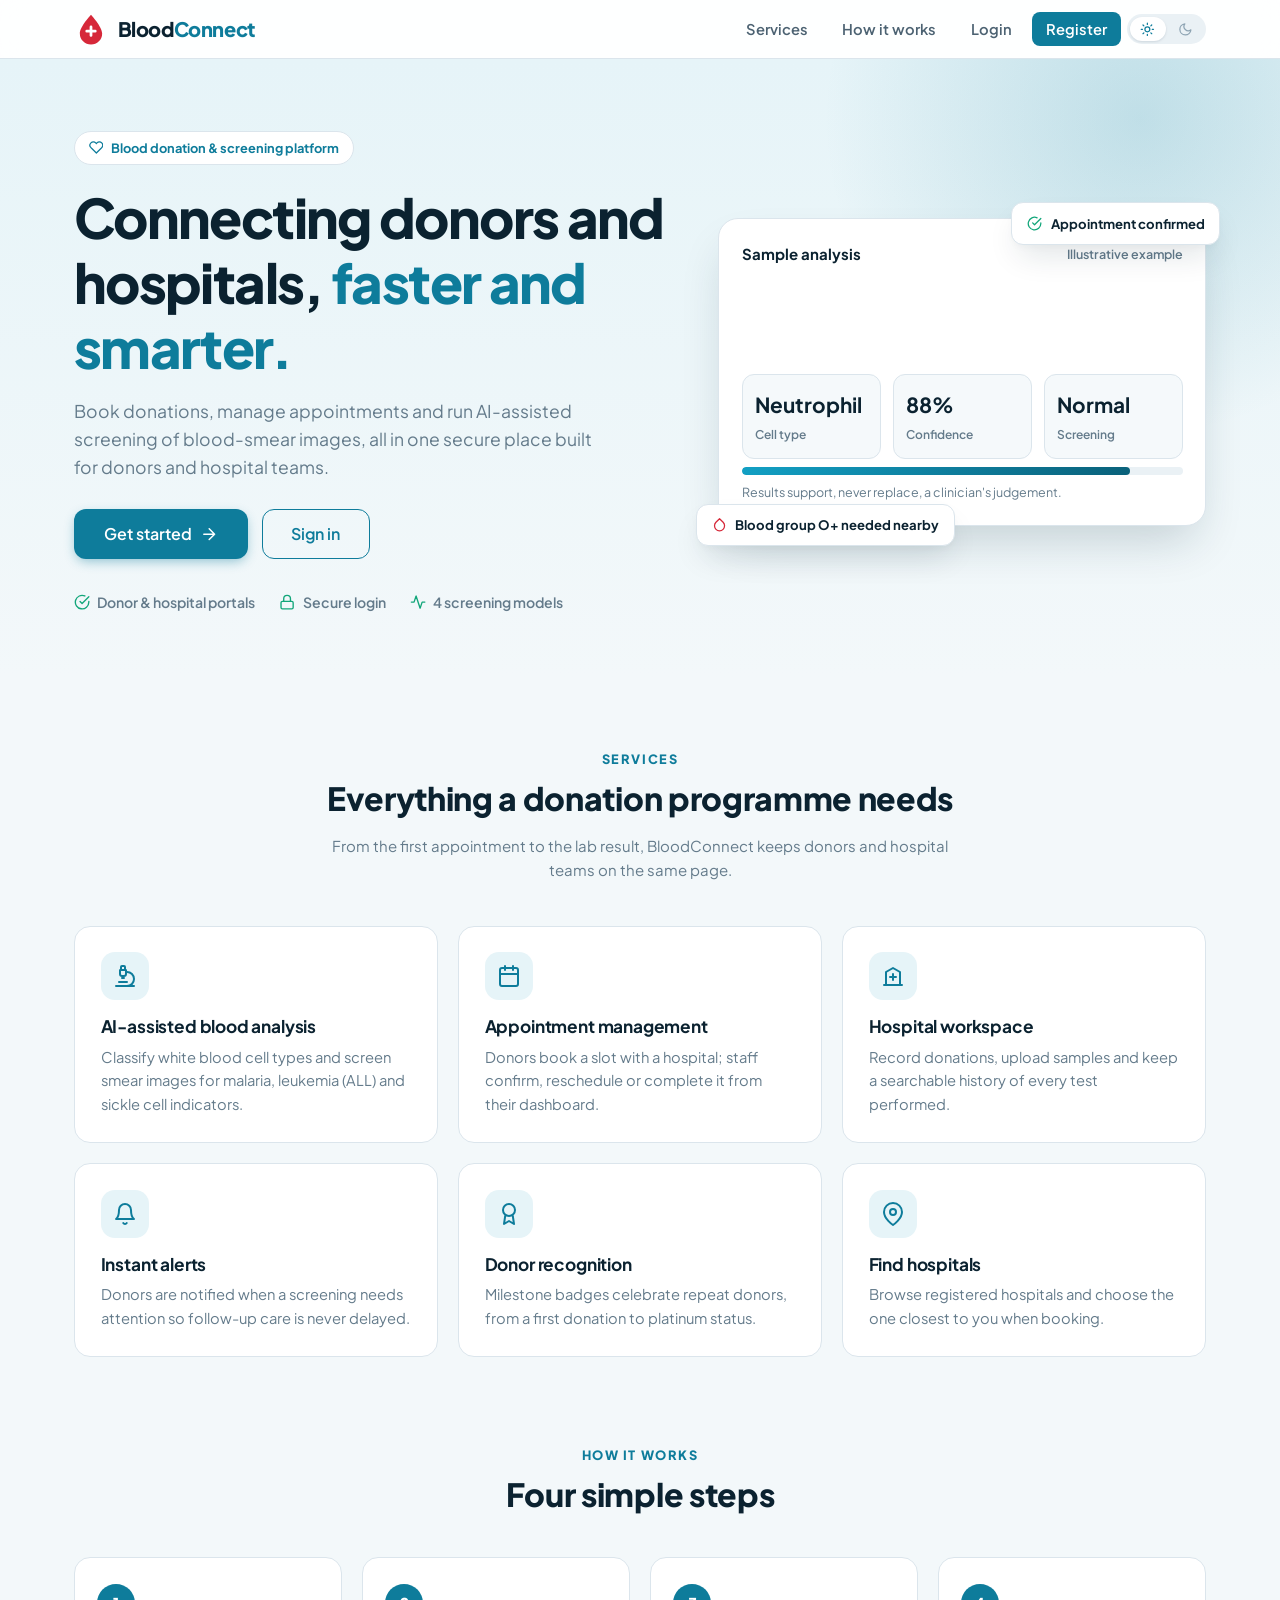
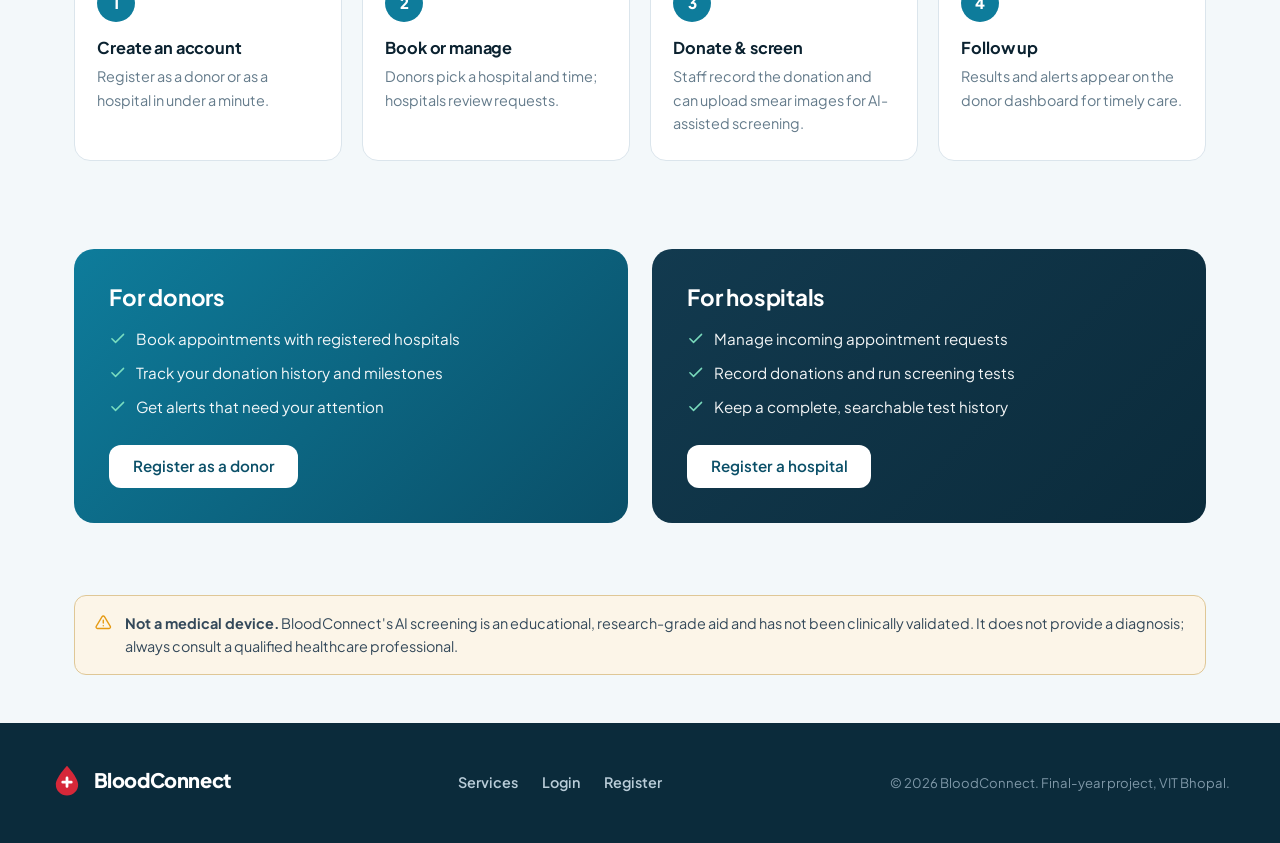
<file: frontend/index.html>
<!DOCTYPE html>
<html lang="en">
<head>
    <meta charset="UTF-8">
    <meta name="viewport" content="width=device-width, initial-scale=1.0">
    <title>BloodConnect | Blood donation and AI-assisted screening</title>
    <meta name="description" content="BloodConnect connects blood donors with hospitals and offers AI-assisted screening of blood-smear images.">
    <link rel="icon" href="data:image/svg+xml,%3Csvg xmlns='http://www.w3.org/2000/svg' viewBox='0 0 32 32'%3E%3Cpath d='M16 2.5S5.5 13.8 5.5 20.2a10.5 10.5 0 0 0 21 0C26.5 13.8 16 2.5 16 2.5z' fill='%23d62839'/%3E%3Cpath d='M16 14v8M12 18h8' stroke='%23fff' stroke-width='2.6' stroke-linecap='round'/%3E%3C/svg%3E">
    <link rel="stylesheet" href="css/style.css">
</head>
<body>
    <nav class="navbar">
        <div class="navbar-container">
            <a href="index.html" class="logo">
                <span class="logo-icon"><svg viewBox="0 0 32 32" aria-hidden="true"><path d="M16 2.5S5.5 13.8 5.5 20.2a10.5 10.5 0 0 0 21 0C26.5 13.8 16 2.5 16 2.5z" fill="#d62839"/><path d="M16 14v8M12 18h8" stroke="#fff" stroke-width="2.6" stroke-linecap="round"/></svg></span>
                <span class="logo-text">Blood<b>Connect</b></span>
            </a>
            <ul class="nav-links">
                <li><a href="#services">Services</a></li>
                <li><a href="#how">How it works</a></li>
                <li><a href="login.html">Login</a></li>
                <li><a href="register.html" class="nav-cta">Register</a></li>
                <li>
                    <div class="theme-toggle" id="themeToggle" title="Toggle theme">
                        <span class="theme-toggle-icon" data-theme="light"><i data-icon="sun"></i></span>
                        <span class="theme-toggle-icon" data-theme="dark"><i data-icon="moon"></i></span>
                    </div>
                </li>
            </ul>
        </div>
    </nav>

    <header class="lp-hero">
        <div class="lp-hero-inner">
            <div>
                <span class="lp-eyebrow"><i data-icon="heart"></i> Blood donation &amp; screening platform</span>
                <h1>Connecting donors and hospitals, <em>faster and smarter.</em></h1>
                <p class="lead">Book donations, manage appointments and run AI-assisted screening of blood-smear images, all in one secure place built for donors and hospital teams.</p>
                <div class="lp-cta">
                    <a href="register.html" class="btn btn-primary btn-lg">Get started <i data-icon="arrow-right"></i></a>
                    <a href="login.html" class="btn btn-outline btn-lg">Sign in</a>
                </div>
                <div class="lp-trust">
                    <span><i data-icon="check-circle"></i> Donor &amp; hospital portals</span>
                    <span><i data-icon="lock"></i> Secure login</span>
                    <span><i data-icon="activity"></i> 4 screening models</span>
                </div>
            </div>
            <div class="lp-visual">
                <div class="lp-chip c2"><i data-icon="check-circle"></i> Appointment confirmed</div>
                <div class="lp-panel">
                    <div class="lp-panel-head"><span>Sample analysis</span><small>Illustrative example</small></div>
                    <svg class="lp-ecg" viewBox="0 0 400 70" fill="none" stroke="currentColor" stroke-width="2.5" stroke-linecap="round" stroke-linejoin="round" aria-hidden="true"><path d="M0 40h70l12-24 16 48 14-40 10 16h60l12-26 16 52 14-42 10 16h86"/></svg>
                    <div class="lp-result">
                        <div><b>Neutrophil</b><span>Cell type</span></div>
                        <div><b>88%</b><span>Confidence</span></div>
                        <div><b>Normal</b><span>Screening</span></div>
                    </div>
                    <div class="lp-bar"><i></i></div>
                    <small style="color:var(--text-muted)">Results support, never replace, a clinician's judgement.</small>
                </div>
                <div class="lp-chip c1"><i data-icon="droplet"></i> Blood group O+ needed nearby</div>
            </div>
        </div>
    </header>

    <section class="lp-section" id="services">
        <div class="lp-section-head">
            <span class="lp-kicker">Services</span>
            <h2>Everything a donation programme needs</h2>
            <p>From the first appointment to the lab result, BloodConnect keeps donors and hospital teams on the same page.</p>
        </div>
        <div class="features">
            <div class="feature-card">
                <div class="feature-icon"><i data-icon="microscope"></i></div>
                <h3>AI-assisted blood analysis</h3>
                <p>Classify white blood cell types and screen smear images for malaria, leukemia (ALL) and sickle cell indicators.</p>
            </div>
            <div class="feature-card">
                <div class="feature-icon"><i data-icon="calendar"></i></div>
                <h3>Appointment management</h3>
                <p>Donors book a slot with a hospital; staff confirm, reschedule or complete it from their dashboard.</p>
            </div>
            <div class="feature-card">
                <div class="feature-icon"><i data-icon="hospital"></i></div>
                <h3>Hospital workspace</h3>
                <p>Record donations, upload samples and keep a searchable history of every test performed.</p>
            </div>
            <div class="feature-card">
                <div class="feature-icon"><i data-icon="bell"></i></div>
                <h3>Instant alerts</h3>
                <p>Donors are notified when a screening needs attention so follow-up care is never delayed.</p>
            </div>
            <div class="feature-card">
                <div class="feature-icon"><i data-icon="award"></i></div>
                <h3>Donor recognition</h3>
                <p>Milestone badges celebrate repeat donors, from a first donation to platinum status.</p>
            </div>
            <div class="feature-card">
                <div class="feature-icon"><i data-icon="map-pin"></i></div>
                <h3>Find hospitals</h3>
                <p>Browse registered hospitals and choose the one closest to you when booking.</p>
            </div>
        </div>
    </section>

    <section class="lp-section tight" id="how">
        <div class="lp-section-head">
            <span class="lp-kicker">How it works</span>
            <h2>Four simple steps</h2>
        </div>
        <div class="steps">
            <div class="step"><div class="step-number">1</div><h3>Create an account</h3><p>Register as a donor or as a hospital in under a minute.</p></div>
            <div class="step"><div class="step-number">2</div><h3>Book or manage</h3><p>Donors pick a hospital and time; hospitals review requests.</p></div>
            <div class="step"><div class="step-number">3</div><h3>Donate &amp; screen</h3><p>Staff record the donation and can upload smear images for AI-assisted screening.</p></div>
            <div class="step"><div class="step-number">4</div><h3>Follow up</h3><p>Results and alerts appear on the donor dashboard for timely care.</p></div>
        </div>
    </section>

    <section class="lp-section tight">
        <div class="lp-roles">
            <div class="lp-role donor">
                <h3>For donors</h3>
                <ul>
                    <li><i data-icon="check"></i> Book appointments with registered hospitals</li>
                    <li><i data-icon="check"></i> Track your donation history and milestones</li>
                    <li><i data-icon="check"></i> Get alerts that need your attention</li>
                </ul>
                <a href="register.html" class="btn">Register as a donor</a>
            </div>
            <div class="lp-role hospital">
                <h3>For hospitals</h3>
                <ul>
                    <li><i data-icon="check"></i> Manage incoming appointment requests</li>
                    <li><i data-icon="check"></i> Record donations and run screening tests</li>
                    <li><i data-icon="check"></i> Keep a complete, searchable test history</li>
                </ul>
                <a href="register.html" class="btn">Register a hospital</a>
            </div>
        </div>
    </section>

    <div class="lp-disclaimer">
        <div>
            <i data-icon="alert-triangle"></i>
            <p style="margin:0"><strong>Not a medical device.</strong> BloodConnect's AI screening is an educational, research-grade aid and has not been clinically validated. It does not provide a diagnosis; always consult a qualified healthcare professional.</p>
        </div>
    </div>

    <footer>
        <div class="footer-content">
            <div class="footer-logo">
                <a href="index.html" class="logo"><span class="logo-icon"><svg viewBox="0 0 32 32" aria-hidden="true"><path d="M16 2.5S5.5 13.8 5.5 20.2a10.5 10.5 0 0 0 21 0C26.5 13.8 16 2.5 16 2.5z" fill="#d62839"/><path d="M16 14v8M12 18h8" stroke="#fff" stroke-width="2.6" stroke-linecap="round"/></svg></span><span class="logo-text">BloodConnect</span></a>
            </div>
            <div class="footer-links">
                <a href="#services">Services</a>
                <a href="login.html">Login</a>
                <a href="register.html">Register</a>
            </div>
            <div class="footer-copyright"><p>&copy; 2026 BloodConnect. Final-year project, VIT Bhopal.</p></div>
        </div>
    </footer>

    <script src="js/api.js"></script>
    <script src="js/icons.js"></script>
</body>
</html>
</file>
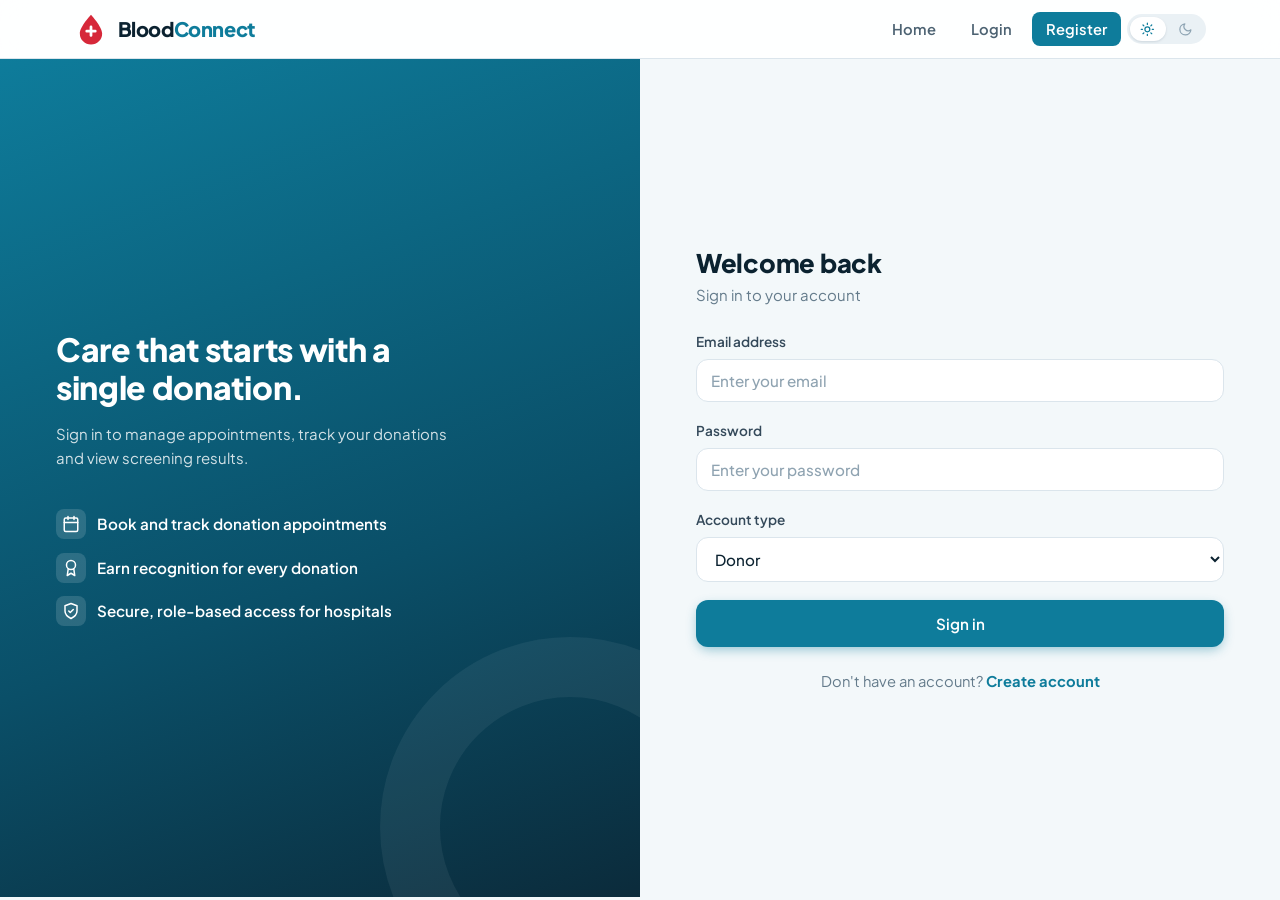
<file: frontend/login.html>
<!DOCTYPE html>
<html lang="en">
<head>
    <meta charset="UTF-8">
    <meta name="viewport" content="width=device-width, initial-scale=1.0">
    <title>Sign in | BloodConnect</title>
    <link href="https://fonts.googleapis.com/css2?family=Inter:wght@300;400;500;600;700;800&display=swap" rel="stylesheet">
    <link rel="stylesheet" href="css/style.css">
</head>
<body>
    <nav class="navbar">
        <div class="navbar-container">
            <a href="index.html" class="logo">
                <span class="logo-icon"><svg viewBox="0 0 32 32" aria-hidden="true"><path d="M16 2.5S5.5 13.8 5.5 20.2a10.5 10.5 0 0 0 21 0C26.5 13.8 16 2.5 16 2.5z" fill="#d62839"/><path d="M16 14v8M12 18h8" stroke="#fff" stroke-width="2.6" stroke-linecap="round"/></svg></span>
                <span class="logo-text">Blood<b>Connect</b></span>
            </a>
            <ul class="nav-links">
                <li><a href="index.html">Home</a></li>
                <li><a href="login.html">Login</a></li>
                <li><a href="register.html" class="nav-cta">Register</a></li>
                <li>
                    <div class="theme-toggle" id="themeToggle" title="Toggle theme">
                        <span class="theme-toggle-icon" data-theme="light"><i data-icon="sun"></i></span>
                        <span class="theme-toggle-icon" data-theme="dark"><i data-icon="moon"></i></span>
                    </div>
                </li>
            </ul>
        </div>
    </nav>

    <div class="auth-wrap">
        <aside class="auth-aside">
            <h2>Care that starts with a single donation.</h2>
            <p>Sign in to manage appointments, track your donations and view screening results.</p>
            <ul class="auth-points">
                <li><i data-icon="calendar"></i> Book and track donation appointments</li>
                <li><i data-icon="award"></i> Earn recognition for every donation</li>
                <li><i data-icon="shield"></i> Secure, role-based access for hospitals</li>
            </ul>
        </aside>
        <main class="auth-main">
    <div class="form-container">
        <h2>Welcome back</h2>
        <p class="form-subtitle">Sign in to your account</p>
        
        <form id="loginForm">
            <div class="form-group">
                <label>Email address</label>
                <input type="email" id="email" class="form-control" placeholder="Enter your email" required>
            </div>
            <div class="form-group">
                <label>Password</label>
                <input type="password" id="password" class="form-control" placeholder="Enter your password" required>
            </div>
            <div class="form-group">
                <label>Account type</label>
                <select id="role" class="form-control">
                    <option value="donor">Donor</option>
                    <option value="hospital">Hospital</option>
                    <option value="admin">Administrator</option>
                </select>
            </div>
            <button type="submit" class="btn btn-primary" style="width: 100%;">Sign in</button>
        </form>
        
        <div class="form-footer">
            <p>Don't have an account? <a href="register.html">Create account</a></p>
        </div>
        <div id="message"></div>
    </div>

        </main>
    </div>

    <script src="js/api.js"></script>
    <script>
        document.getElementById('loginForm').addEventListener('submit', async (e) => {
            e.preventDefault();
            const email = document.getElementById('email').value;
            const password = document.getElementById('password').value;
            const role = document.getElementById('role').value;
            
            const result = await login(email, password);
            
            if (result.success) {
                localStorage.setItem('token', result.access_token);
                localStorage.setItem('user', JSON.stringify(result.user));
                
                if (result.user.role === 'donor') {
                    window.location.href = 'donor/dashboard.html';
                } else if (result.user.role === 'hospital') {
                    window.location.href = 'hospital/dashboard.html';
                } else if (result.user.role === 'admin') {
                    window.location.href = 'admin/dashboard.html';
                }
            } else {
                document.getElementById('message').innerHTML = 
                    '<div class="alert alert-danger">' + result.error + '</div>';
            }
        });
    </script>
    <script src="js/icons.js"></script>
</body>
</html>
</file>
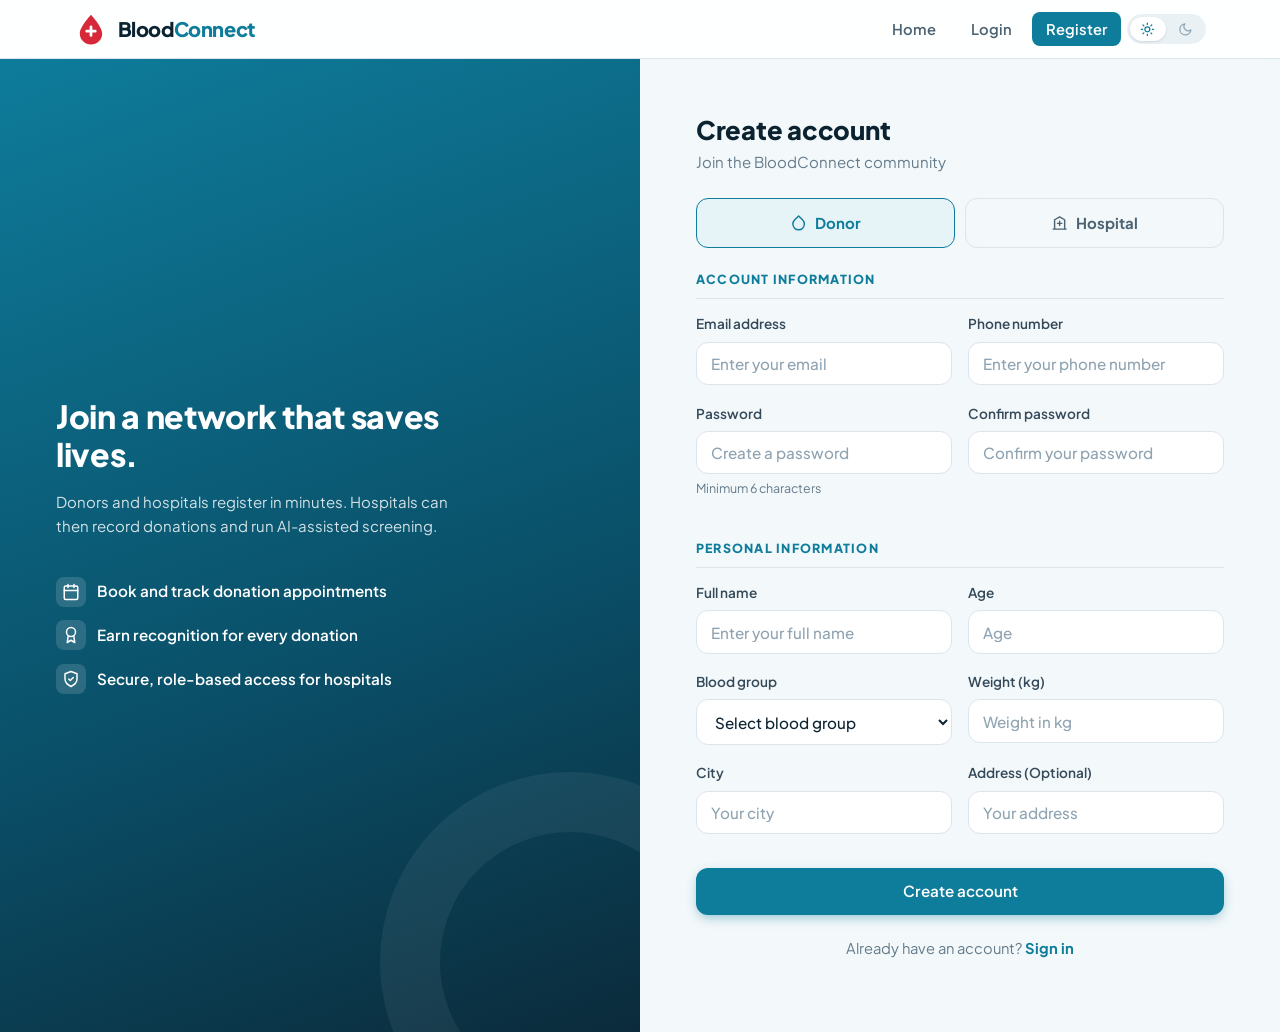
<file: frontend/register.html>
<!DOCTYPE html>
<html lang="en">
<head>
    <meta charset="UTF-8">
    <meta name="viewport" content="width=device-width, initial-scale=1.0">
    <title>Create account | BloodConnect</title>
    <link href="https://fonts.googleapis.com/css2?family=Inter:wght@300;400;500;600;700;800&display=swap" rel="stylesheet">
    <link rel="stylesheet" href="css/style.css">
    
</head>
<body>
    <nav class="navbar">
        <div class="navbar-container">
            <a href="index.html" class="logo">
                <span class="logo-icon"><svg viewBox="0 0 32 32" aria-hidden="true"><path d="M16 2.5S5.5 13.8 5.5 20.2a10.5 10.5 0 0 0 21 0C26.5 13.8 16 2.5 16 2.5z" fill="#d62839"/><path d="M16 14v8M12 18h8" stroke="#fff" stroke-width="2.6" stroke-linecap="round"/></svg></span>
                <span class="logo-text">Blood<b>Connect</b></span>
            </a>
            <ul class="nav-links">
                <li><a href="index.html">Home</a></li>
                <li><a href="login.html">Login</a></li>
                <li><a href="register.html" class="nav-cta">Register</a></li>
                <li>
                    <div class="theme-toggle" id="themeToggle" title="Toggle theme">
                        <span class="theme-toggle-icon" data-theme="light"><i data-icon="sun"></i></span>
                        <span class="theme-toggle-icon" data-theme="dark"><i data-icon="moon"></i></span>
                    </div>
                </li>
            </ul>
        </div>
    </nav>

    <div class="auth-wrap">
        <aside class="auth-aside">
            <h2>Join a network that saves lives.</h2>
            <p>Donors and hospitals register in minutes. Hospitals can then record donations and run AI-assisted screening.</p>
            <ul class="auth-points">
                <li><i data-icon="calendar"></i> Book and track donation appointments</li>
                <li><i data-icon="award"></i> Earn recognition for every donation</li>
                <li><i data-icon="shield"></i> Secure, role-based access for hospitals</li>
            </ul>
        </aside>
        <main class="auth-main">
    <div class="form-container">
        <h2>Create account</h2>
        <p class="form-subtitle">Join the BloodConnect community</p>
        
        <div class="role-selector">
            <div class="role-btn active" data-role="donor"><i data-icon="droplet"></i> Donor</div>
            <div class="role-btn" data-role="hospital"><i data-icon="hospital"></i> Hospital</div>
        </div>

        <form id="registerForm">
            <!-- ========== COMMON FIELDS ========== -->
            <div class="form-section-title">Account Information</div>
            <div class="form-row">
                <div class="form-group">
                    <label>Email address</label>
                    <input type="email" id="email" class="form-control" placeholder="Enter your email" required>
                </div>
                <div class="form-group">
                    <label>Phone number</label>
                    <input type="tel" id="phone" class="form-control" placeholder="Enter your phone number" required>
                </div>
            </div>
            <div class="form-row">
                <div class="form-group">
                    <label>Password</label>
                    <input type="password" id="password" class="form-control" placeholder="Create a password" required>
                    <small>Minimum 6 characters</small>
                </div>
                <div class="form-group">
                    <label>Confirm password</label>
                    <input type="password" id="confirmPassword" class="form-control" placeholder="Confirm your password" required>
                </div>
            </div>

            <!-- ========== DONOR FIELDS ========== -->
            <div id="donorFields" class="donor-fields active">
                <div class="form-section-title">Personal Information</div>
                <div class="form-row">
                    <div class="form-group">
                        <label>Full name</label>
                        <input type="text" id="fullName" class="form-control" placeholder="Enter your full name">
                    </div>
                    <div class="form-group">
                        <label>Age</label>
                        <input type="number" id="age" class="form-control" placeholder="Age" min="16" max="100">
                    </div>
                </div>
                <div class="form-row">
                    <div class="form-group">
                        <label>Blood group</label>
                        <select id="bloodGroup" class="form-control">
                            <option value="">Select blood group</option>
                            <option value="A+">A+</option>
                            <option value="A-">A-</option>
                            <option value="B+">B+</option>
                            <option value="B-">B-</option>
                            <option value="AB+">AB+</option>
                            <option value="AB-">AB-</option>
                            <option value="O+">O+</option>
                            <option value="O-">O-</option>
                        </select>
                    </div>
                    <div class="form-group">
                        <label>Weight (kg)</label>
                        <input type="number" id="weight" class="form-control" placeholder="Weight in kg" step="0.1" min="45">
                    </div>
                </div>
                <div class="form-row">
                    <div class="form-group">
                        <label>City</label>
                        <input type="text" id="city" class="form-control" placeholder="Your city">
                    </div>
                    <div class="form-group">
                        <label>Address (Optional)</label>
                        <input type="text" id="address" class="form-control" placeholder="Your address">
                    </div>
                </div>
            </div>

            <!-- ========== HOSPITAL FIELDS (OPTIMIZED FOR DESKTOP) ========== -->
            <div id="hospitalFields" class="hospital-fields">
                <div class="form-section-title">Hospital Information</div>
                <div class="form-row">
                    <div class="form-group">
                        <label>Hospital name</label>
                        <input type="text" id="hospitalName" class="form-control" placeholder="Hospital name">
                    </div>
                    <div class="form-group">
                        <label>License number</label>
                        <input type="text" id="licenseNumber" class="form-control" placeholder="Medical license number">
                    </div>
                </div>
                <div class="form-row">
                    <div class="form-group">
                        <label>City</label>
                        <input type="text" id="hospitalCity" class="form-control" placeholder="City">
                    </div>
                    <div class="form-group">
                        <label>State / Region</label>
                        <input type="text" id="hospitalState" class="form-control" placeholder="State or region">
                    </div>
                </div>
                <div class="form-group">
                    <label>Full address</label>
                    <textarea id="hospitalAddress" class="form-control" rows="2" placeholder="Street address, building, etc."></textarea>
                </div>
                <div class="form-section-title">Location Details (Optional)</div>
                <div class="form-row">
                    <div class="form-group">
                        <label>Latitude</label>
                        <input type="text" id="latitude" class="form-control" placeholder="e.g., 19.0760">
                        <small>For map integration</small>
                    </div>
                    <div class="form-group">
                        <label>Longitude</label>
                        <input type="text" id="longitude" class="form-control" placeholder="e.g., 72.8777">
                        <small>For map integration</small>
                    </div>
                </div>
            </div>

            <button type="submit" class="btn btn-primary" style="width: 100%; margin-top: 1rem;">Create account</button>
        </form>
        
        <div class="form-footer">
            <p>Already have an account? <a href="login.html">Sign in</a></p>
        </div>
        <div id="message"></div>
    </div>

        </main>
    </div>

    <script src="js/api.js"></script>
    <script>
        let selectedRole = 'donor';

        document.querySelectorAll('.role-btn').forEach(btn => {
            btn.addEventListener('click', () => {
                document.querySelectorAll('.role-btn').forEach(b => b.classList.remove('active'));
                btn.classList.add('active');
                selectedRole = btn.dataset.role;
                
                if (selectedRole === 'donor') {
                    document.getElementById('donorFields').classList.add('active');
                    document.getElementById('hospitalFields').classList.remove('active');
                } else {
                    document.getElementById('donorFields').classList.remove('active');
                    document.getElementById('hospitalFields').classList.add('active');
                }
            });
        });

        document.getElementById('registerForm').addEventListener('submit', async (e) => {
            e.preventDefault();
            
            const password = document.getElementById('password').value;
            const confirmPassword = document.getElementById('confirmPassword').value;
            
            if (password !== confirmPassword) {
                document.getElementById('message').innerHTML = '<div class="alert alert-danger">Passwords do not match</div>';
                return;
            }
            
            if (password.length < 6) {
                document.getElementById('message').innerHTML = '<div class="alert alert-danger">Password must be at least 6 characters</div>';
                return;
            }
            
            const data = {
                email: document.getElementById('email').value,
                password: password,
                role: selectedRole,
                phone: document.getElementById('phone').value
            };
            
            if (selectedRole === 'donor') {
                data.full_name = document.getElementById('fullName').value;
                data.age = document.getElementById('age').value;
                data.blood_group = document.getElementById('bloodGroup').value;
                data.weight_kg = document.getElementById('weight').value;
                data.city = document.getElementById('city').value;
                data.address = document.getElementById('address').value;
            } else {
                data.hospital_name = document.getElementById('hospitalName').value;
                data.license_number = document.getElementById('licenseNumber').value;
                data.address = document.getElementById('hospitalAddress').value;
                data.city = document.getElementById('hospitalCity').value;
                data.state = document.getElementById('hospitalState').value;
                data.latitude = document.getElementById('latitude').value;
                data.longitude = document.getElementById('longitude').value;
            }
            
            const result = await register(data);
            
            if (result.success) {
                document.getElementById('message').innerHTML = '<div class="alert alert-success">Account created successfully! Redirecting to login...</div>';
                setTimeout(() => {
                    window.location.href = 'login.html';
                }, 2000);
            } else {
                document.getElementById('message').innerHTML = '<div class="alert alert-danger">' + result.error + '</div>';
            }
        });
    </script>
    <script src="js/icons.js"></script>
</body>
</html>
</file>
<file: frontend/css/style.css>
/* ==========================================================
   BloodConnect design system - clinical, calm, trustworthy
   Teal/blue primary, blood-red reserved for brand + critical
   ========================================================== */
@import url('https://fonts.googleapis.com/css2?family=Plus+Jakarta+Sans:wght@400;500;600;700;800&display=swap');

:root {
  --primary: #0e7c9b;
  --primary-dark: #0a617a;
  --primary-light: #e6f4f8;
  --primary-gradient: linear-gradient(135deg, #12a0c4 0%, #0e7c9b 55%, #0a617a 100%);
  --secondary: #0b2b3b;
  --secondary-light: #123a4f;
  --accent: #0e7c9b;
  --accent-light: #e6f4f8;
  --brand-red: #d62839;

  --success: #12a67a;
  --warning: #e59a14;
  --danger: #d62839;
  --info: #2b7fd6;

  --white: #ffffff;
  --gray-50: #f5f9fb;
  --gray-100: #eaf1f5;
  --gray-200: #dbe5ec;
  --gray-300: #c3d1db;
  --gray-400: #8fa3b1;
  --gray-500: #647b8b;
  --gray-600: #4c6272;
  --gray-700: #34495a;
  --gray-800: #1d3140;
  --gray-900: #0b2230;

  --bg: #f3f8fa;
  --surface: #ffffff;
  --border: #dbe5ec;
  --text: #0b2230;
  --text-muted: #647b8b;

  --shadow-xs: 0 1px 2px rgba(11, 43, 59, .05);
  --shadow-sm: 0 1px 3px rgba(11, 43, 59, .08), 0 1px 2px rgba(11, 43, 59, .05);
  --shadow-md: 0 6px 16px -4px rgba(11, 43, 59, .10), 0 2px 6px -2px rgba(11, 43, 59, .06);
  --shadow-lg: 0 16px 32px -8px rgba(11, 43, 59, .14), 0 4px 10px -4px rgba(11, 43, 59, .06);
  --shadow-xl: 0 24px 48px -12px rgba(11, 43, 59, .20);
  --shadow-2xl: 0 30px 60px -15px rgba(11, 43, 59, .28);

  --radius-sm: 6px; --radius: 8px; --radius-md: 12px; --radius-lg: 16px; --radius-xl: 20px; --radius-2xl: 28px; --radius-full: 9999px;
  --transition: all .18s ease;
  /* legacy aliases used by page-level styles */
  --text-primary: var(--text);
  --text-secondary: var(--text-muted);
  --bg-secondary: var(--gray-50);
  --bg-tertiary: var(--gray-100);
  --card-bg: var(--surface);
  --card-shadow: var(--shadow-sm);
  --border-color: var(--border);
  --font: 'Plus Jakarta Sans', -apple-system, 'Segoe UI', Roboto, 'Helvetica Neue', Arial, sans-serif;
}

[data-theme="dark"] {
  --primary: #3bb6d6;
  --primary-dark: #2a9dbd;
  --primary-light: rgba(59, 182, 214, .14);
  --primary-gradient: linear-gradient(135deg, #2a9dbd 0%, #0e7c9b 100%);
  --accent: #3bb6d6;
  --accent-light: rgba(59, 182, 214, .14);
  --secondary: #07161f;
  --white: #12212c;
  --gray-50: #0f1d27;
  --gray-100: #17293a;
  --gray-200: #223648;
  --gray-300: #33495c;
  --gray-400: #6f8798;
  --gray-500: #8ea4b3;
  --gray-600: #a9bbc7;
  --gray-700: #c4d2db;
  --gray-800: #dde7ee;
  --gray-900: #f0f6f9;
  --bg: #0a1822;
  --surface: #12212c;
  --border: #223648;
  --text: #eaf2f6;
  --text-muted: #8ea4b3;
  --shadow-sm: 0 1px 3px rgba(0, 0, 0, .35);
  --shadow-md: 0 6px 16px -4px rgba(0, 0, 0, .45);
  --shadow-lg: 0 16px 32px -8px rgba(0, 0, 0, .5);
}

*, *::before, *::after { box-sizing: border-box; }
html { scroll-behavior: smooth; }
body {
  margin: 0; font-family: var(--font); font-size: 15px; line-height: 1.6;
  color: var(--text); background: var(--bg); -webkit-font-smoothing: antialiased;
}
h1, h2, h3, h4 { line-height: 1.2; margin: 0 0 .5em; color: var(--text); letter-spacing: -.01em; }
p { margin: 0 0 1em; }
a { color: var(--primary); text-decoration: none; }
a:hover { color: var(--primary-dark); }
img, svg { max-width: 100%; }
.icon { width: 1.15em; height: 1.15em; flex: none; vertical-align: -.2em; }

/* ---------- Buttons ---------- */
.btn, .btn-primary, .btn-outline, .btn-secondary, .btn-success, .btn-danger {
  display: inline-flex; align-items: center; justify-content: center; gap: .5rem;
  padding: .7rem 1.4rem; border-radius: var(--radius-md); border: 1.5px solid transparent;
  font: 600 .95rem var(--font); cursor: pointer; transition: var(--transition); text-decoration: none; line-height: 1.2;
}
.btn-primary { background: var(--primary); color: #fff; box-shadow: 0 4px 12px -2px rgba(14, 124, 155, .45); }
.btn-primary:hover { background: var(--primary-dark); color: #fff; transform: translateY(-1px); box-shadow: 0 8px 18px -4px rgba(14, 124, 155, .5); }
.btn-primary:disabled { opacity: .55; cursor: not-allowed; transform: none; box-shadow: none; }
.btn-outline { background: transparent; color: var(--primary); border-color: var(--primary); }
.btn-outline:hover { background: var(--primary-light); color: var(--primary-dark); }
.btn-secondary { background: var(--gray-100); color: var(--gray-800); }
.btn-secondary:hover { background: var(--gray-200); }
.btn-success { background: var(--success); color: #fff; }
.btn-success:hover { filter: brightness(.93); color: #fff; }
.btn-danger { background: var(--danger); color: #fff; }
.btn-sm { padding: .4rem .85rem; font-size: .82rem; border-radius: var(--radius); }
.btn-lg { padding: .9rem 1.8rem; font-size: 1rem; }

button.btn-primary, button.btn-success { border: 1.5px solid transparent; }
.main-content .form-container { max-width: 680px; margin: 0 auto 1.5rem; box-shadow: var(--shadow-sm); }
.form-container .btn-primary[type="submit"], .form-container button.btn-primary { width: 100%; padding: .85rem; }

/* ---------- Brand ---------- */
.logo { display: inline-flex; align-items: center; gap: .6rem; font-weight: 800; font-size: 1.25rem; color: var(--text); text-decoration: none; }
.logo:hover { color: var(--text); }
.logo-icon { display: inline-flex; width: 34px; height: 34px; }
.logo-icon svg { width: 100%; height: 100%; }
.logo-text { letter-spacing: -.02em; }
.logo-text b { color: var(--primary); font-weight: 800; }

/* ---------- Public navbar ---------- */
.navbar { position: sticky; top: 0; z-index: 50; background: color-mix(in srgb, var(--surface) 88%, transparent); backdrop-filter: blur(12px); border-bottom: 1px solid var(--border); }
.navbar-container { max-width: 1180px; margin: 0 auto; padding: .75rem 1.5rem; display: flex; align-items: center; justify-content: space-between; }
.nav-links { display: flex; align-items: center; gap: .35rem; list-style: none; margin: 0; padding: 0; }
.nav-links a { padding: .5rem .9rem; border-radius: var(--radius); color: var(--gray-600); font-weight: 600; font-size: .92rem; }
.nav-links a:hover { color: var(--primary); background: var(--primary-light); }
.nav-links a.nav-cta { background: var(--primary); color: #fff; }
.nav-links a.nav-cta:hover { background: var(--primary-dark); color: #fff; }

/* theme toggle */
.theme-toggle { display: inline-flex; background: var(--gray-100); border-radius: var(--radius-full); padding: 3px; cursor: pointer; gap: 2px; }
.theme-toggle-icon { display: inline-flex; align-items: center; gap: .35rem; padding: .3rem .65rem; border-radius: var(--radius-full); font-size: .8rem; font-weight: 600; color: var(--gray-500); transition: var(--transition); }
.theme-toggle-icon.active { background: var(--surface); color: var(--primary); box-shadow: var(--shadow-sm); }

/* ---------- Landing page ---------- */
.lp-hero { position: relative; overflow: hidden; background: linear-gradient(180deg, var(--primary-light) 0%, var(--bg) 100%); }
.lp-hero::before { content: ''; position: absolute; width: 640px; height: 640px; right: -180px; top: -260px; border-radius: 50%; background: radial-gradient(circle, rgba(14,124,155,.18), transparent 70%); }
.lp-hero-inner { position: relative; max-width: 1180px; margin: 0 auto; padding: 4.5rem 1.5rem 4rem; display: grid; grid-template-columns: 1.1fr .9fr; gap: 3rem; align-items: center; }
.lp-eyebrow { display: inline-flex; align-items: center; gap: .5rem; padding: .35rem .85rem; border-radius: var(--radius-full); background: var(--surface); border: 1px solid var(--border); color: var(--primary); font-weight: 700; font-size: .8rem; margin-bottom: 1.25rem; }
.lp-hero h1 { font-size: clamp(2.2rem, 4.4vw, 3.4rem); font-weight: 800; letter-spacing: -.03em; margin-bottom: 1rem; }
.lp-hero h1 em { font-style: normal; color: var(--primary); }
.lp-hero p.lead { font-size: 1.1rem; color: var(--text-muted); max-width: 540px; margin-bottom: 1.75rem; }
.lp-cta { display: flex; gap: .85rem; flex-wrap: wrap; margin-bottom: 2rem; }
.lp-trust { display: flex; gap: 1.5rem; flex-wrap: wrap; color: var(--text-muted); font-size: .88rem; font-weight: 600; }
.lp-trust span { display: inline-flex; align-items: center; gap: .45rem; }
.lp-trust .icon { color: var(--success); }

.lp-visual { position: relative; }
.lp-panel { background: var(--surface); border: 1px solid var(--border); border-radius: var(--radius-xl); box-shadow: var(--shadow-xl); padding: 1.4rem; }
.lp-panel-head { display: flex; align-items: center; justify-content: space-between; margin-bottom: 1rem; font-weight: 700; }
.lp-panel-head small { color: var(--text-muted); font-weight: 600; }
.lp-ecg { width: 100%; height: 70px; color: var(--primary); }
.lp-ecg path { stroke-dasharray: 600; stroke-dashoffset: 600; animation: ecg 3.2s linear infinite; }
@keyframes ecg { 0% { stroke-dashoffset: 600; } 55%, 100% { stroke-dashoffset: 0; } }
.lp-result { display: grid; grid-template-columns: repeat(3, 1fr); gap: .75rem; margin-top: 1rem; }
.lp-result div { background: var(--gray-50); border: 1px solid var(--border); border-radius: var(--radius-md); padding: .8rem; }
.lp-result b { display: block; font-size: 1.3rem; color: var(--text); }
.lp-result span { font-size: .75rem; color: var(--text-muted); font-weight: 600; }
.lp-bar { height: 8px; border-radius: 8px; background: var(--gray-100); overflow: hidden; margin: .5rem 0 .25rem; }
.lp-bar i { display: block; height: 100%; width: 88%; background: var(--primary-gradient); border-radius: 8px; }
.lp-chip { position: absolute; background: var(--surface); border: 1px solid var(--border); border-radius: var(--radius-md); box-shadow: var(--shadow-lg); padding: .6rem .9rem; font-size: .82rem; font-weight: 700; display: flex; align-items: center; gap: .55rem; }
.lp-chip .icon { color: var(--brand-red); }
.lp-chip.c1 { left: -22px; bottom: -20px; }
.lp-chip.c2 { right: -14px; top: -16px; }
.lp-chip.c2 .icon { color: var(--success); }

.lp-section { max-width: 1180px; margin: 0 auto; padding: 4.5rem 1.5rem; }
.lp-section.tight { padding-top: 1rem; }
.lp-section-head { text-align: center; max-width: 640px; margin: 0 auto 2.75rem; }
.lp-section-head h2 { font-size: 2rem; font-weight: 800; }
.lp-section-head p { color: var(--text-muted); }
.lp-kicker { display: block; color: var(--primary); font-weight: 800; font-size: .8rem; text-transform: uppercase; letter-spacing: .12em; margin-bottom: .6rem; }

.features { display: grid; grid-template-columns: repeat(3, 1fr); gap: 1.25rem; max-width: 1180px; margin: 0 auto; padding: 0; }
.feature-card { background: var(--surface); border: 1px solid var(--border); border-radius: var(--radius-lg); padding: 1.6rem; transition: var(--transition); }
.feature-card:hover { transform: translateY(-4px); box-shadow: var(--shadow-lg); border-color: var(--primary); }
.feature-icon { width: 48px; height: 48px; border-radius: 14px; background: var(--primary-light); color: var(--primary); display: flex; align-items: center; justify-content: center; margin-bottom: 1rem; font-size: 1.4rem; }
.feature-icon .icon { width: 24px; height: 24px; }
.feature-card h3 { font-size: 1.08rem; font-weight: 700; }
.feature-card p { color: var(--text-muted); font-size: .92rem; margin: 0; }

.steps { display: grid; grid-template-columns: repeat(4, 1fr); gap: 1.25rem; counter-reset: s; }
.step { position: relative; background: var(--surface); border: 1px solid var(--border); border-radius: var(--radius-lg); padding: 1.6rem 1.4rem; }
.step-number { width: 38px; height: 38px; border-radius: 50%; background: var(--primary); color: #fff; font-weight: 800; display: flex; align-items: center; justify-content: center; margin-bottom: 1rem; }
.step h3 { font-size: 1.02rem; }
.step p { color: var(--text-muted); font-size: .9rem; margin: 0; }

.lp-roles { display: grid; grid-template-columns: 1fr 1fr; gap: 1.5rem; }
.lp-role { border-radius: var(--radius-xl); padding: 2.2rem; color: #fff; position: relative; overflow: hidden; }
.lp-role.donor { background: linear-gradient(135deg, #0e7c9b, #0a4f68); }
.lp-role.hospital { background: linear-gradient(135deg, #123a4f, #0b2b3b); }
.lp-role h3 { color: #fff; font-size: 1.4rem; }
.lp-role ul { list-style: none; padding: 0; margin: 1rem 0 1.6rem; display: grid; gap: .6rem; }
.lp-role li { display: flex; gap: .6rem; align-items: flex-start; opacity: .95; font-size: .95rem; }
.lp-role li .icon { margin-top: .2rem; color: #7fe3c3; }
.lp-role .btn { background: #fff; color: #0a4f68; }
.lp-role .btn:hover { background: #e6f4f8; }

.lp-disclaimer { max-width: 1180px; margin: 0 auto 3rem; padding: 0 1.5rem; }
.lp-disclaimer div { display: flex; gap: .85rem; align-items: flex-start; background: color-mix(in srgb, var(--warning) 10%, var(--surface)); border: 1px solid color-mix(in srgb, var(--warning) 40%, var(--border)); border-radius: var(--radius-md); padding: 1rem 1.25rem; font-size: .9rem; color: var(--gray-700); }
.lp-disclaimer .icon { color: var(--warning); margin-top: .15rem; }

.footer, footer { background: var(--secondary); color: #b9ccd8; padding: 2.5rem 1.5rem; }
.footer-content { max-width: 1180px; margin: 0 auto; display: flex; align-items: center; justify-content: space-between; gap: 1.5rem; flex-wrap: wrap; }
.footer-logo { color: #fff; }
.footer-logo .logo { color: #fff; }
.footer-links { display: flex; gap: 1.5rem; }
.footer-links a { color: #b9ccd8; font-weight: 600; font-size: .9rem; }
.footer-links a:hover { color: #fff; }
.footer-copyright p { margin: 0; font-size: .82rem; color: #7f98a8; }

/* ---------- Auth pages ---------- */
.auth-wrap { min-height: calc(100vh - 62px); display: grid; grid-template-columns: 1fr 1fr; }
.auth-aside { position: relative; overflow: hidden; background: linear-gradient(160deg, #0e7c9b 0%, #0a4f68 60%, #0b2b3b 100%); color: #fff; padding: 3.5rem; display: flex; flex-direction: column; justify-content: center; }
.auth-aside::after { content: ''; position: absolute; right: -120px; bottom: -120px; width: 380px; height: 380px; border-radius: 50%; border: 60px solid rgba(255,255,255,.06); }
.auth-aside h2 { color: #fff; font-size: 2rem; font-weight: 800; max-width: 420px; }
.auth-aside p { color: rgba(255,255,255,.82); max-width: 420px; }
.auth-points { list-style: none; padding: 0; margin: 1.5rem 0 0; display: grid; gap: .85rem; }
.auth-points li { display: flex; gap: .7rem; align-items: center; font-weight: 600; font-size: .95rem; }
.auth-points .icon { background: rgba(255,255,255,.14); border-radius: 8px; padding: 6px; width: 30px; height: 30px; }
.auth-main { display: flex; align-items: center; justify-content: center; padding: 2.5rem 1.5rem; }
.auth-main .form-container { margin: 0; width: 100%; max-width: 560px; box-shadow: none; border: none; background: transparent; padding: 1rem; }

.form-container { max-width: 480px; margin: 2.5rem auto; background: var(--surface); border: 1px solid var(--border); border-radius: var(--radius-xl); padding: 2.25rem; box-shadow: var(--shadow-md); }
.form-container h2 { font-size: 1.6rem; font-weight: 800; margin-bottom: .25rem; }
.form-subtitle { color: var(--text-muted); margin-bottom: 1.5rem; }
.form-group { margin-bottom: 1.1rem; }
.form-group label { display: block; font-weight: 600; font-size: .85rem; margin-bottom: .4rem; color: var(--gray-700); }
.form-group small { display: block; color: var(--text-muted); font-size: .78rem; margin-top: .3rem; }
.form-control, select.form-control {
  width: 100%; padding: .7rem .9rem; border: 1.5px solid var(--border); border-radius: var(--radius-md);
  background: var(--surface); color: var(--text); font: 500 .95rem var(--font); transition: var(--transition);
}
.form-control::placeholder { color: var(--gray-400); }
.form-control:focus { outline: none; border-color: var(--primary); box-shadow: 0 0 0 4px var(--primary-light); }
input[type="file"].form-control { padding: .55rem; }
.form-row { display: grid; grid-template-columns: 1fr 1fr; gap: 1rem; }
.form-section-title { font-size: .78rem; font-weight: 800; text-transform: uppercase; letter-spacing: .1em; color: var(--primary); margin: 1.4rem 0 .9rem; padding-bottom: .5rem; border-bottom: 1px solid var(--border); }
.form-footer { text-align: center; margin-top: 1.4rem; color: var(--text-muted); font-size: .92rem; }
.form-footer a { font-weight: 700; }
.role-selector { display: grid; grid-template-columns: 1fr 1fr; gap: .6rem; margin-bottom: 1.4rem; }
.role-btn { text-align: center; padding: .75rem; border: 1.5px solid var(--border); border-radius: var(--radius-md); font-weight: 700; cursor: pointer; color: var(--gray-600); transition: var(--transition); display: flex; justify-content: center; align-items: center; gap: .5rem; }
.role-btn:hover { border-color: var(--primary); }
.role-btn.active { background: var(--primary-light); border-color: var(--primary); color: var(--primary); }
.donor-fields, .hospital-fields { display: none; }
.donor-fields.active, .hospital-fields.active { display: block; }

.alert { padding: .85rem 1rem; border-radius: var(--radius-md); border: 1px solid; margin: 1rem 0; font-size: .92rem; font-weight: 500; }
.alert-danger { background: color-mix(in srgb, var(--danger) 9%, var(--surface)); border-color: color-mix(in srgb, var(--danger) 35%, var(--border)); color: var(--danger); }
.alert-success { background: color-mix(in srgb, var(--success) 10%, var(--surface)); border-color: color-mix(in srgb, var(--success) 35%, var(--border)); color: var(--success); }
.alert-info { background: var(--primary-light); border-color: color-mix(in srgb, var(--primary) 30%, var(--border)); color: var(--primary-dark); }
.alert-warning { background: color-mix(in srgb, var(--warning) 10%, var(--surface)); border-color: color-mix(in srgb, var(--warning) 40%, var(--border)); color: #a86d00; }

/* ---------- App shell (dashboards) ---------- */
.dashboard-layout { display: flex; min-height: 100vh; background: var(--bg); }
.sidebar { width: 264px; flex: none; position: sticky; top: 0; height: 100vh; overflow-y: auto; background: var(--secondary); color: #cfe0ea; padding: 1.5rem 1rem; display: flex; flex-direction: column; border-right: 1px solid rgba(255,255,255,.05); }
.sidebar .logo { color: #fff; padding: 0 .5rem; margin-bottom: 2rem; }
.sidebar .logo .logo-text b { color: #6fd0e8; }
.sidebar-nav { list-style: none; margin: 0; padding: 0; display: grid; gap: .25rem; }
.sidebar-nav li { margin: 0; }
.sidebar-nav a { display: flex; align-items: center; gap: .8rem; padding: .7rem .9rem; border-radius: var(--radius-md); color: #b4c9d6; font-weight: 600; font-size: .93rem; transition: var(--transition); text-decoration: none; }
.sidebar-nav a .icon { width: 19px; height: 19px; opacity: .9; }
.sidebar-nav a:hover { background: rgba(255,255,255,.07); color: #fff; }
.sidebar-nav a.active { background: var(--primary); color: #fff; box-shadow: 0 6px 14px -4px rgba(14,124,155,.6); }
.theme-toggle-sidebar { margin-top: auto; padding-top: 1.5rem; }
.sidebar .theme-toggle { background: rgba(255,255,255,.08); width: 100%; }
.sidebar .theme-toggle-icon { flex: 1; justify-content: center; color: #9db6c5; }
.sidebar .theme-toggle-icon.active { background: rgba(255,255,255,.16); color: #fff; box-shadow: none; }
.btn-logout { display: flex; align-items: center; gap: .7rem; padding: .7rem .9rem; border-radius: var(--radius-md); color: #f4a7ae; font-weight: 600; font-size: .93rem; text-decoration: none; }
.btn-logout:hover { background: rgba(214,40,57,.15); color: #ffc3c8; }
.main-content { flex: 1; min-width: 0; padding: 2rem 2.5rem 3rem; max-width: 1280px; }
.welcome-header, .page-header { margin-bottom: 1.75rem; }
.welcome-header h1, .page-header h1 { font-size: 1.75rem; font-weight: 800; }
.welcome-header p, .page-header p { color: var(--text-muted); margin: 0; }

.stats-grid { display: grid; grid-template-columns: repeat(auto-fit, minmax(210px, 1fr)); gap: 1.1rem; margin-bottom: 1.75rem; }
.stat-card { position: relative; background: var(--surface); border: 1px solid var(--border); border-radius: var(--radius-lg); padding: 1.3rem; box-shadow: var(--shadow-xs); transition: var(--transition); overflow: hidden; }
.stat-card:hover { transform: translateY(-2px); box-shadow: var(--shadow-md); }
.stat-card::before { content: ''; position: absolute; left: 0; top: 0; bottom: 0; width: 4px; background: var(--primary-gradient); }
.stat-card .stat-icon { width: 42px; height: 42px; border-radius: 12px; background: var(--primary-light); color: var(--primary); display: flex; align-items: center; justify-content: center; font-size: 1.2rem; margin-bottom: .9rem; }
.stat-card .stat-icon .icon { width: 21px; height: 21px; }
.stat-value, .stat-number { font-size: 1.9rem; font-weight: 800; color: var(--text); line-height: 1.1; }
.stat-label { color: var(--text-muted); font-size: .85rem; font-weight: 600; margin-top: .25rem; }

.card { background: var(--surface); border: 1px solid var(--border); border-radius: var(--radius-lg); padding: 1.5rem; margin-bottom: 1.5rem; box-shadow: var(--shadow-xs); }
.card-header { display: flex; align-items: center; justify-content: space-between; gap: 1rem; margin-bottom: 1.1rem; padding-bottom: .9rem; border-bottom: 1px solid var(--border); }
.card-title { font-size: 1.08rem; font-weight: 700; margin: 0; display: flex; align-items: center; gap: .6rem; }
.card-title .icon { color: var(--primary); }

.table-wrapper { overflow-x: auto; }
table { width: 100%; border-collapse: collapse; font-size: .9rem; }
th { text-align: left; padding: .75rem 1rem; background: var(--gray-50); color: var(--gray-500); font-size: .75rem; font-weight: 800; text-transform: uppercase; letter-spacing: .06em; border-bottom: 1px solid var(--border); white-space: nowrap; }
td { padding: .85rem 1rem; border-bottom: 1px solid var(--border); color: var(--gray-700); }
tr:last-child td { border-bottom: none; }
tr:hover td { background: var(--gray-50); }

.badge { display: inline-flex; align-items: center; gap: .3rem; padding: .25rem .7rem; border-radius: var(--radius-full); font-size: .75rem; font-weight: 700; background: var(--gray-100); color: var(--gray-600); }
.badge-success, .badge-confirmed, .badge-completed, .badge-healthy { background: color-mix(in srgb, var(--success) 14%, var(--surface)); color: var(--success); }
.badge-warning, .badge-pending { background: color-mix(in srgb, var(--warning) 16%, var(--surface)); color: #b27500; }
.badge-info, .badge-cell { background: var(--primary-light); color: var(--primary-dark); }
.badge-danger, .badge-cancelled, .badge-unhealthy { background: color-mix(in srgb, var(--danger) 12%, var(--surface)); color: var(--danger); }

.empty-state { text-align: center; padding: 2.5rem 1rem; color: var(--text-muted); }
.empty-state a { font-weight: 700; }

/* test selector + results (hospital) */
.test-selector { display: grid; grid-template-columns: repeat(4, 1fr); gap: .5rem; background: var(--gray-100); padding: .4rem; border-radius: var(--radius-lg); margin-bottom: 1.5rem; }
.test-option { text-align: center; padding: .7rem .5rem; border-radius: var(--radius-md); cursor: pointer; font-weight: 700; font-size: .9rem; color: var(--gray-600); transition: var(--transition); display: flex; align-items: center; justify-content: center; gap: .45rem; }
.test-option:hover { color: var(--primary); }
.test-option.active { background: var(--surface); color: var(--primary); box-shadow: var(--shadow-sm); }
.result-card { background: var(--surface); border: 1px solid var(--border); border-radius: var(--radius-lg); padding: 1.4rem; margin-top: 1.25rem; }
.confidence-bar { height: 10px; background: var(--gray-100); border-radius: 10px; overflow: hidden; margin: .6rem 0; }
.confidence-fill { height: 100%; background: var(--primary-gradient); border-radius: 10px; transition: width .6s ease; }

.fade-in-up { animation: fadeUp .5s ease both; }
@keyframes fadeUp { from { opacity: 0; transform: translateY(12px); } to { opacity: 1; transform: none; } }

/* ---------- Responsive ---------- */
@media (max-width: 960px) {
  .lp-hero-inner, .lp-roles, .auth-wrap { grid-template-columns: 1fr; }
  .auth-aside { display: none; }
  .features { grid-template-columns: 1fr 1fr; }
  .steps { grid-template-columns: 1fr 1fr; }
  .lp-chip { display: none; }
}
@media (max-width: 860px) {
  .dashboard-layout { flex-direction: column; }
  .sidebar { position: static; width: 100%; height: auto; flex-direction: row; flex-wrap: wrap; align-items: center; gap: .75rem; padding: .85rem 1rem; }
  .sidebar .logo { margin: 0; }
  .sidebar-nav { display: flex; flex-wrap: wrap; width: 100%; order: 3; }
  .sidebar-nav a { padding: .5rem .7rem; font-size: .85rem; }
  .theme-toggle-sidebar { margin: 0 0 0 auto; padding: 0; }
  .sidebar > div[style] { margin: 0 !important; order: 2; }
  .sidebar .theme-toggle { width: auto; }
  .main-content { padding: 1.25rem 1rem 2.5rem; }
  .test-selector { grid-template-columns: 1fr 1fr; }
}
@media (max-width: 600px) {
  .features, .steps, .form-row { grid-template-columns: 1fr; }
  .nav-links li:not(:last-child) a:not(.nav-cta) { display: none; }
  .form-container { padding: 1.5rem; margin: 1rem; }
}
.alert-item.unread .alert-header { padding-right: 3.4rem; }
</file>
